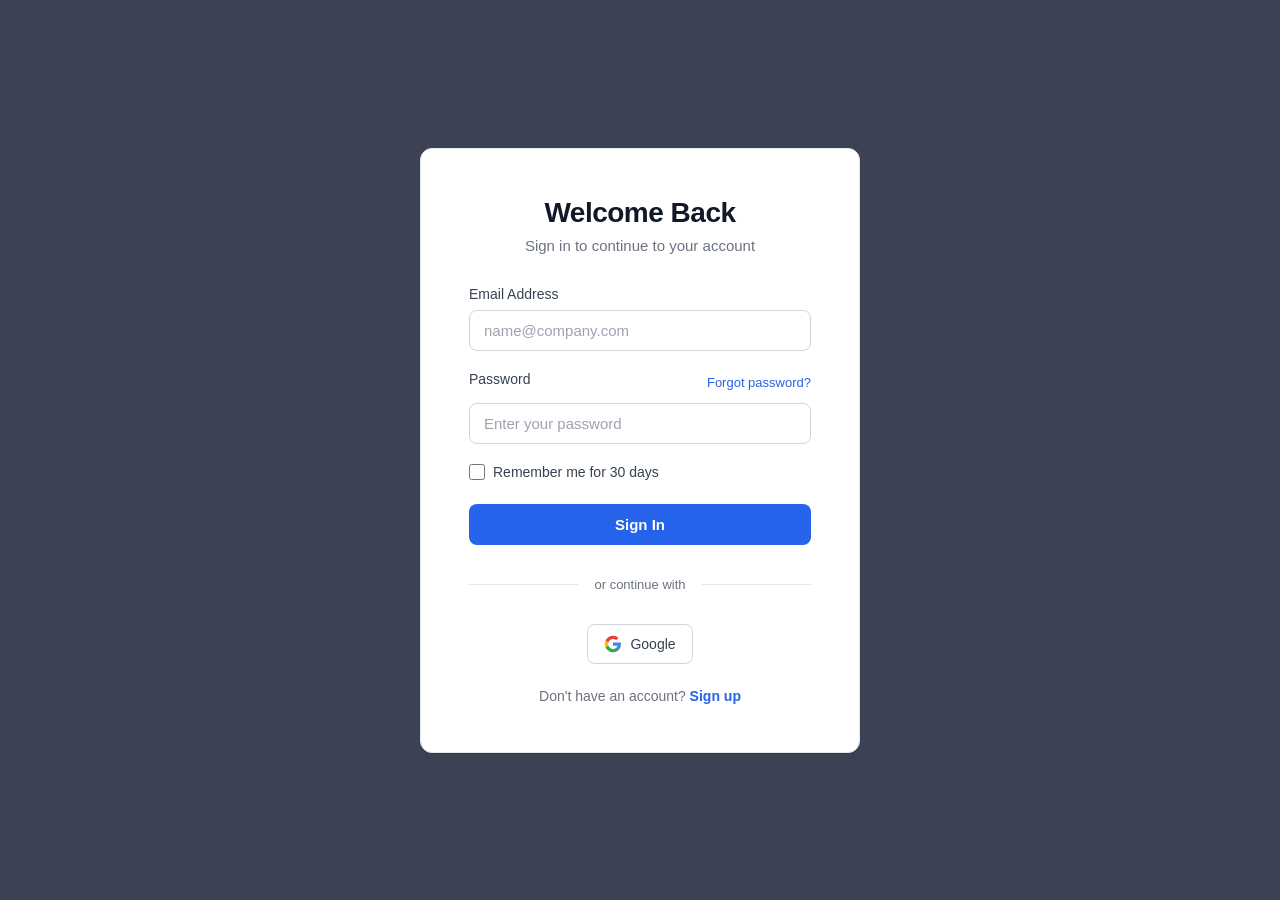
<file: login.html>
<html lang="en">
<head>
    <meta charset="UTF-8">
    <meta name="viewport" content="width=device-width, initial-scale=1.0">
    <title>Document</title>
    <link rel="stylesheet" href="./login.css">
</head>
<body>
    <div class="login-wrapper">
        <div class="login-container">
            <div class="login-header">
            <h1 class="brand-title">Welcome Back</h1>
            <p class="brand-subtitle">Sign in to continue to your account</p>
            </div>
            
            <form class="login-form" id="loginForm">
            <div class="form-group">
                <label for="email" class="form-label">Email Address</label>
                <input 
                type="email" 
                id="email" 
                class="form-input" 
                placeholder="name@company.com"
                required
                />
            </div>
            
            <div class="form-group">
                <div class="label-row">
                <label for="password" class="form-label">Password</label>
                <a href="#" class="forgot-link">Forgot password?</a>
                </div>
                <input 
                type="password" 
                id="password" 
                class="form-input" 
                placeholder="Enter your password"
                required
                />
            </div>
            
            <div class="form-group checkbox-group">
                <label class="checkbox-label">
                <input type="checkbox" class="checkbox-input" />
                <span class="checkbox-text">Remember me for 30 days</span>
                </label>
            </div>
            
            <button type="submit" class="submit-btn">
                <span class="btn-text">Sign In</span>
                <span class="btn-loader"></span>
            </button>
            </form>
            
            <div class="divider">
            <span class="divider-text">or continue with</span>
            </div>
            
            <div class="social-buttons">
                <button class="social-btn">
                    <svg class="social-icon" viewBox="0 0 24 24">
                    <path d="M22.56 12.25c0-.78-.07-1.53-.2-2.25H12v4.26h5.92c-.26 1.37-1.04 2.53-2.21 3.31v2.77h3.57c2.08-1.92 3.28-4.74 3.28-8.09z" fill="#4285F4"/>
                    <path d="M12 23c2.97 0 5.46-.98 7.28-2.66l-3.57-2.77c-.98.66-2.23 1.06-3.71 1.06-2.86 0-5.29-1.93-6.16-4.53H2.18v2.84C3.99 20.53 7.7 23 12 23z" fill="#34A853"/>
                    <path d="M5.84 14.09c-.22-.66-.35-1.36-.35-2.09s.13-1.43.35-2.09V7.07H2.18C1.43 8.55 1 10.22 1 12s.43 3.45 1.18 4.93l2.85-2.22.81-.62z" fill="#FBBC05"/>
                    <path d="M12 5.38c1.62 0 3.06.56 4.21 1.64l3.15-3.15C17.45 2.09 14.97 1 12 1 7.7 1 3.99 3.47 2.18 7.07l3.66 2.84c.87-2.6 3.3-4.53 6.16-4.53z" fill="#EA4335"/>
                    </svg>
                    Google
                </button>
        
            </div>
            
            <p class="signup-text">
            Don't have an account? <a href="#" class="signup-link">Sign up</a>
            </p>
        </div>
    </div>

</body>
</html>
</file>
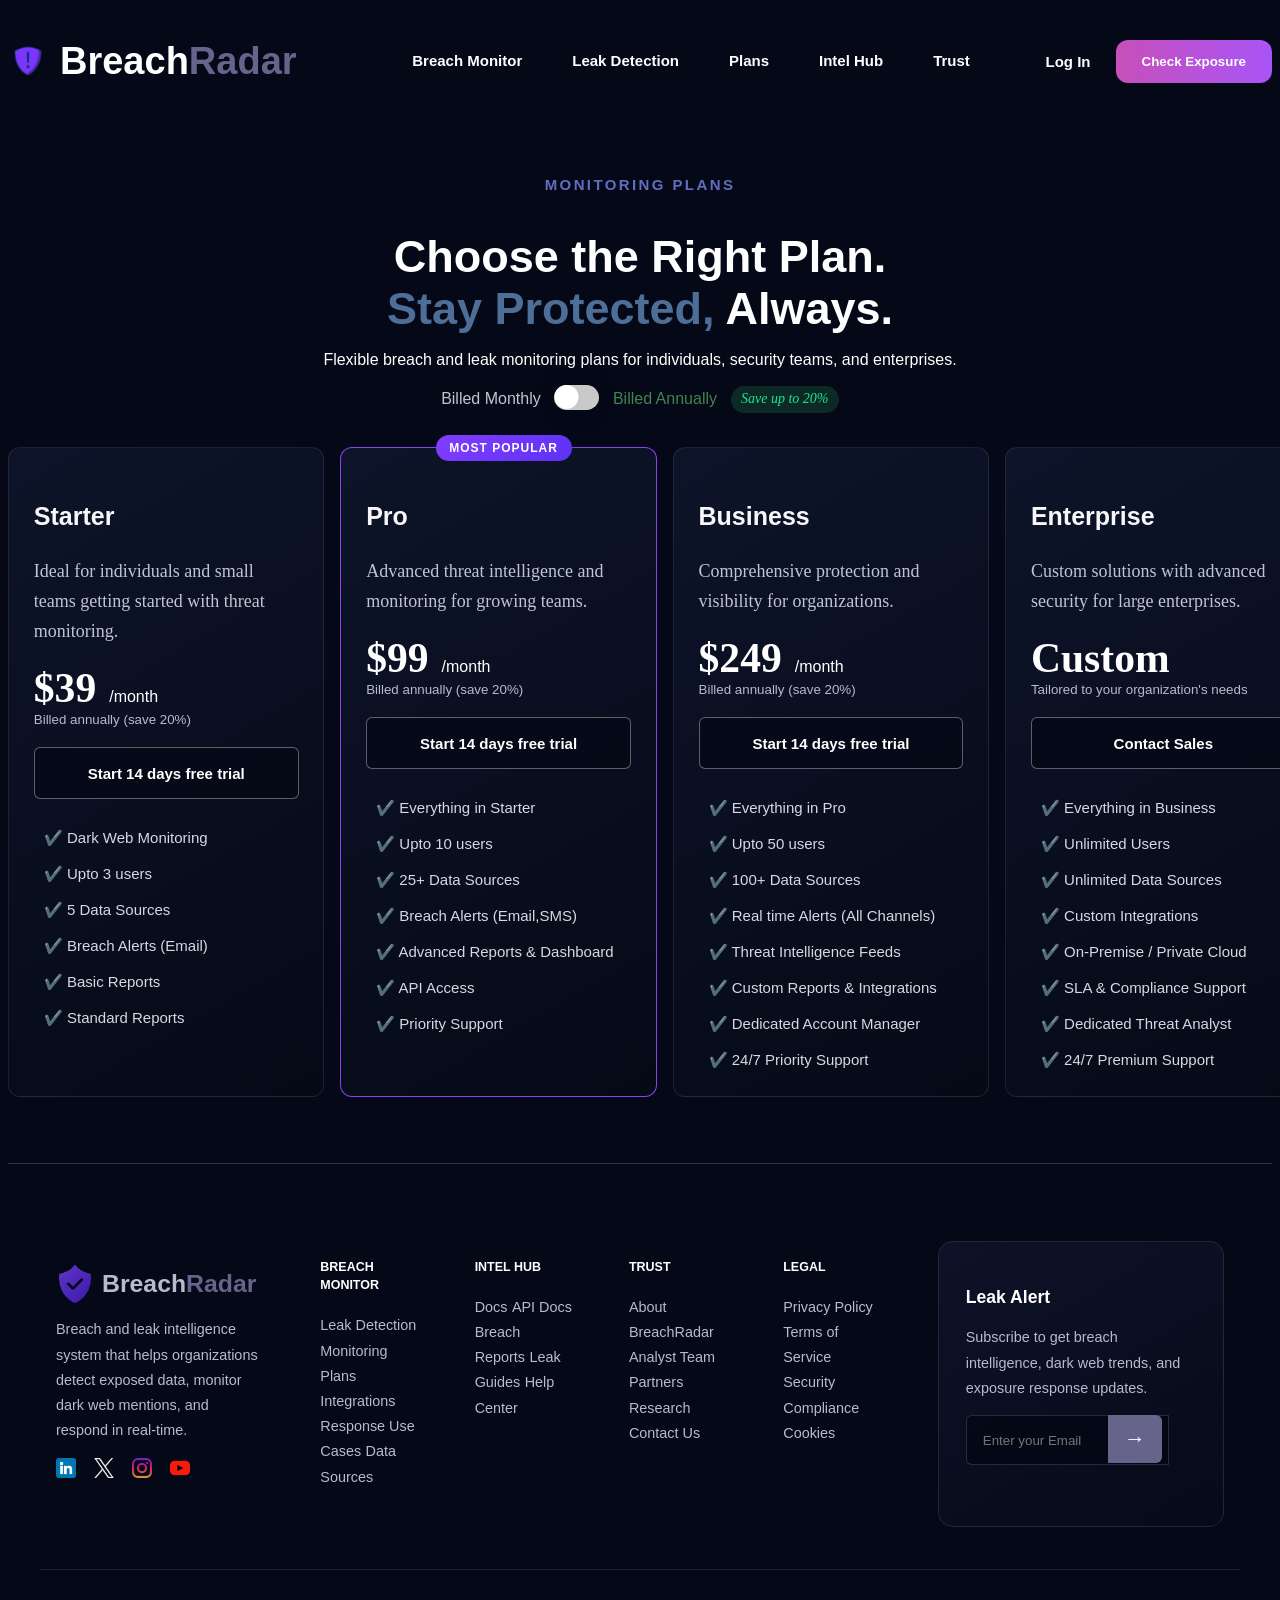
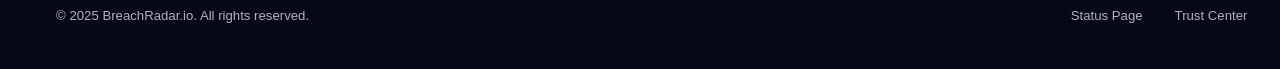
<file: plans.html>
<!DOCTYPE html>
<html lang="en">
    <head>
        <meta charset="UTF-8">
        <meta name="viewport" content="width=device-width, initial-scale=1.0">
        <title>Plans - BreachRadar</title>
        <link rel="stylesheet" href="./plans.css">
    </head>
    <body>
        <header class="site-header">
            <nav class="navbar">
                <div class="logo">
                    <div class="logo-icon">
                        <img src="images/sheild.png" alt="logo">
                    </div>
                    <h2>Breach<span>Radar</span></h2>
                </div>
                <div class="main-nav">
                    <ul>
                        <li><a href="./breach-monitor.html">Breach Monitor</a></li>
                        <li><a href="./leak-detection.html">Leak Detection</a></li>
                        <li><a href="./plans.html">Plans</a></li>
                        <li><a href="./intel-hub.html">Intel Hub</a></li>
                        <li><a href="./trust.html">Trust</a></li>
                    </ul>
                </div>
                
                <div class="header-actions">
                    <a href="./login.html" class="login">Log In</a>
                    <button class="check-btn">Check Exposure</button>
                </div>
            </nav>
        
        </header>

        <main>
            <section id="pricing">
            <p class="eyebrow-center">
                MONITORING PLANS
            </p>
            <h2>Choose the Right Plan. <br>
                <span>Stay Protected,</span>
                Always.
            </h2>
                <p class="pricing-subtitle">
                    Flexible breach and leak monitoring plans for individuals, security teams, and enterprises.
                </p>
                <div class="billing-toggle">
                    <span>Billed Monthly</span>

                    <!Outer Element> 
                    <label class="switch">
                        <input type="checkbox">
                        <span class="slider"></span>
                    </label>
                    <span class="span2"> Billed Annually </span>
                    <em class="green">Save up to 20%</em>
                </div>

                <div class="price-div">
                    <article class="price-card">
                        <h3>Starter</h3>
                        <p>Ideal for individuals and small teams getting started with threat monitoring.</p>
                        <strong>$39</strong>
                        <span>/month</span>
                        <small>Billed annually (save 20%)</small>
                        <a class="btn-btn" href="#">Start 14 days free trial</a>
                        <ul>
                            <li>✔️ Dark Web Monitoring</li>
                            <li>✔️ Upto 3 users</li>
                            <li>✔️ 5 Data Sources</li>
                            <li>✔️ Breach Alerts (Email) </li>
                            <li>✔️ Basic Reports </li>
                            <li>✔️ Standard Reports</li>
                        </ul>
                    </article>

                    <article class="price-card-popular">
                        <div class="popular">MOST POPULAR</div>
                        <h3>Pro</h3>
                        <p>Advanced threat intelligence and monitoring for growing teams.</p>
                        <strong>$99</strong>
                        <span>/month</span>
                        <small>Billed annually (save 20%)</small>
                        <a class="btn-btn" href="#">Start 14 days free trial</a>
                        <ul>
                            <li>✔️ Everything in Starter</li>
                            <li>✔️ Upto 10 users</li>
                            <li>✔️ 25+ Data Sources</li>
                            <li>✔️ Breach Alerts (Email,SMS) </li>
                            <li>✔️ Advanced Reports & Dashboard</li>
                            <li>✔️ API Access</li>
                            <li>✔️ Priority Support</li>
                        </ul>
                    </article>

                    <article class="price-card">
                        <h3>Business</h3>
                        <p>Comprehensive protection and visibility for organizations.</p>
                        <strong>$249</strong>
                        <span>/month</span>
                        <small>Billed annually (save 20%)</small>
                        <a class="btn-btn" href="#">Start 14 days free trial</a>
                        <ul>
                            <li>✔️ Everything in Pro</li>
                            <li>✔️ Upto 50 users</li>
                            <li>✔️ 100+ Data Sources</li>
                            <li>✔️ Real time Alerts (All Channels) </li>
                            <li>✔️ Threat Intelligence Feeds</li>
                            <li>✔️ Custom Reports & Integrations</li>
                            <li>✔️ Dedicated Account Manager</li>
                            <li>✔️ 24/7 Priority Support</li>
                        </ul>
                    </article>

                    <article class="price-card">
                        <h3>Enterprise</h3>
                        <p>Custom solutions with advanced security for large enterprises.</p>
                        <strong>Custom</strong>
                        
                        <small>Tailored to your organization's needs</small>
                        <a class="btn-btn" href="#">Contact Sales</a>
                        <ul>
                            <li>✔️ Everything in Business</li>
                            <li>✔️ Unlimited Users</li>
                            <li>✔️ Unlimited Data Sources</li>
                            <li>✔️ Custom Integrations </li>
                            <li>✔️ On-Premise / Private Cloud</li>
                            <li>✔️ SLA & Compliance Support</li>
                            <li>✔️ Dedicated Threat Analyst</li>
                            <li>✔️ 24/7 Premium Support</li>
                        </ul>
                    </article>
                </div>
            
        </section>
        </main>

        <footer>
            <div class="footer-grid">
                <div class="footer-brand">
                    <a class="brand" href="#">                   
                        <img src="/images/shield.png" alt="logo">
                        <span>Breach</span><span>Radar</span>
                    </a>
                    <p>Breach and leak intelligence system that helps organizations detect exposed data,
                         monitor dark web mentions, and respond in real-time.
                    </p>
                    <div class="socials">
                        <img src="/images/linkedin.png" alt="LinkedIn">
                        <img src="/images/twitter.png" alt="Twitter">
                        <img src="/images/instagram.png" alt="Instagram">
                        <img src="/images/youtube.png" alt="YouTube">
                    </div>
                </div>
                <div class="footer">
                    <h4>BREACH MONITOR</h4>
                    <a class="footer-link" href="#">Leak Detection</a>
                    <a class="footer-link" href="#">Monitoring Plans</a>
                    <a class="footer-link" href="#">Integrations</a>
                    <a class="footer-link" href="#">Response Use Cases</a>
                    <a class="footer-link" href="#">Data Sources</a>
                </div>
                <div class="footer">
                    <h4>INTEL HUB</h4>
                    <a class="footer-link" href="#">Docs</a>
                    <a class="footer-link" href="#">API Docs</a>
                    <a class="footer-link" href="#">Breach Reports</a>
                    <a class="footer-link" href="#">Leak Guides</a>
                    <a class="footer-link" href="#">Help Center</a>
                </div>
                <div class="footer">
                    <h4>TRUST</h4>
                    <a class="footer-link" href="#">About BreachRadar</a>
                    <a class="footer-link" href="#">Analyst Team</a>
                    <a class="footer-link" href="#">Partners</a>
                    <a class="footer-link" href="#">Research</a>
                    <a class="footer-link" href="#">Contact Us</a>
                </div>
                <div class="footer">
                    <h4>LEGAL</h4>
                    <a class="footer-link" href="#">Privacy Policy</a>
                    <a class="footer-link" href="#">Terms of Service</a>
                    <a class="footer-link" href="#">Security</a>
                    <a class="footer-link" href="#">Compliance</a>
                    <a class="footer-link" href="#">Cookies</a>
                </div>
                <form class="footer-form">
                    <h3>Leak Alert</h3>
                    <p>Subscribe to get breach intelligence, dark web trends, and exposure response updates.</p>
                    <label>
                        <input type="email" id="email-id" placeholder="Enter your Email">
                        <button class="submit">
                            →
                        </button>
                    </label>
                </form>
            </div>
            <div class="footer-bottom">
                <p>© 2025 BreachRadar.io. All rights reserved.</p>
                <div class="footer-bottom-div">
                    <a href="#">Status Page</a>
                    <a href="#">Trust Center</a>
                </div>
            </div>
        </footer>
    </body>
</file>
<file: login.css>
* {
  margin: 0;
  padding: 0;
  box-sizing: border-box;
}
body{
    background:#3d4154;
    color:white;
}

body {
  min-height: 100vh;
  display: flex;
  align-items: center;
  justify-content: center;
  /* background: #fafafa; */
  font-family: -apple-system, BlinkMacSystemFont, 'Segoe UI', 'Roboto', 'Oxygen', 'Ubuntu', sans-serif;
  padding: 20px;
}

.login-wrapper {
  width: 100%;
  max-width: 440px;
}

.login-container {
  background: #ffffff;
  border-radius: 12px;
  padding: 48px;
  box-shadow: 0 1px 3px rgba(0, 0, 0, 0.06), 0 1px 2px rgba(0, 0, 0, 0.04);
  border: 1px solid #e5e7eb;
}

.login-header {
  margin-bottom: 32px;
  text-align: center;
}

.brand-title {
  font-size: 28px;
  font-weight: 600;
  color: #111827;
  margin-bottom: 8px;
  letter-spacing: -0.5px;
}

.brand-subtitle {
  font-size: 15px;
  color: #6b7280;
  font-weight: 400;
}

.login-form {
  margin-bottom: 24px;
}

.form-group {
  margin-bottom: 20px;
}

.label-row {
  display: flex;
  justify-content: space-between;
  align-items: center;
  margin-bottom: 8px;
}

.form-label {
  display: block;
  font-size: 14px;
  font-weight: 500;
  color: #374151;
  margin-bottom: 8px;
}

.forgot-link {
  font-size: 13px;
  color: #2563eb;
  text-decoration: none;
  font-weight: 500;
  transition: color 0.2s ease;
}

.forgot-link:hover {
  color: #1d4ed8;
}

.form-input {
  width: 100%;
  padding: 11px 14px;
  font-size: 15px;
  color: #111827;
  background: #ffffff;
  border: 1px solid #d1d5db;
  border-radius: 8px;
  transition: all 0.2s ease;
  outline: none;
}

.form-input::placeholder {
  color: #9ca3af;
}

.form-input:focus {
  border-color: #2563eb;
  box-shadow: 0 0 0 3px rgba(37, 99, 235, 0.1);
}

.checkbox-group {
  margin-bottom: 24px;
}

.checkbox-label {
  display: flex;
  align-items: center;
  cursor: pointer;
}

.checkbox-input {
  width: 16px;
  height: 16px;
  margin-right: 8px;
  cursor: pointer;
  accent-color: #2563eb;
}

.checkbox-text {
  font-size: 14px;
  color: #374151;
  user-select: none;
}

.submit-btn {
  width: 100%;
  padding: 12px;
  background: #2563eb;
  color: #ffffff;
  font-size: 15px;
  font-weight: 600;
  border: none;
  border-radius: 8px;
  cursor: pointer;
  transition: all 0.2s ease;
  position: relative;
}

.submit-btn:hover {
  background: #1d4ed8;
  transform: translateY(-1px);
  box-shadow: 0 4px 12px rgba(37, 99, 235, 0.25);
}

.submit-btn:active {
  transform: translateY(0);
}

.btn-loader {
  display: none;
}

.submit-btn.loading .btn-text {
  opacity: 0;
}

.submit-btn.loading .btn-loader {
  display: inline-block;
  width: 16px;
  height: 16px;
  border: 2px solid rgba(255, 255, 255, 0.3);
  border-top-color: #ffffff;
  border-radius: 50%;
  animation: spin 0.8s linear infinite;
}

@keyframes spin {
  to { transform: rotate(360deg); }
}

.divider {
  position: relative;
  text-align: center;
  margin: 32px 0;
}

.divider::before {
  content: '';
  position: absolute;
  top: 50%;
  left: 0;
  right: 0;
  height: 1px;
  background: #e5e7eb;
}

.divider-text {
  position: relative;
  display: inline-block;
  padding: 0 16px;
  background: #ffffff;
  font-size: 13px;
  color: #6b7280;
  font-weight: 500;
}

.social-buttons {
  display: flex;
  justify-content: center;
  gap: 12px;
  margin-bottom: 24px;
  align-content: center;
}

.social-btn {
  display: flex;
  align-items: center;
  justify-content: center;
  gap: 8px;
  padding: 10px 16px;
  background: #ffffff;
  border: 1px solid #d1d5db;
  border-radius: 8px;
  font-size: 14px;
  font-weight: 500;
  color: #374151;
  cursor: pointer;
  transition: all 0.2s ease;
}

.social-btn:hover {
  background: #f9fafb;
  border-color: #9ca3af;
}

.social-icon {
  width: 18px;
  height: 18px;
}

.signup-text {
  text-align: center;
  font-size: 14px;
  color: #6b7280;
}

.signup-link {
  color: #2563eb;
  text-decoration: none;
  font-weight: 600;
  transition: color 0.2s ease;
}

.signup-link:hover {
  color: #1d4ed8;
}

@media (max-width: 480px) {
  .login-container {
    padding: 32px 24px;
  }
  
  .brand-title {
    font-size: 24px;
  }
  
  .social-buttons {
    grid-template-columns: 1fr;
  }
}
</file>
<file: plans.css>
body{
    background:#050816;
    color:white;
}
.site-header{
    display:flex;
    justify-content:space-between;
    align-items:center;
    padding-bottom: 30px;
    width:100%;
    font-family: Arial, Helvetica, sans-serif;
}
.logo{
    display:flex;
    align-items:center;
    gap:12px;
    font-family: 'Lucida Sans', 'Lucida Sans Regular', 'Lucida Grande', 'Lucida Sans Unicode', Geneva, Verdana, sans-serif;
}
.logo h2{
    font-size: 38px;
    font-weight:700;
}
.logo span{
    color:#67648b;
}
.logo-icon{
    width:40px;
    height:40px;
    border-radius:12px;
    
    /* background:linear-gradient(
        135deg,
        #7c3aed,
        #a855f7
    ); */
    display:flex;
    justify-content:center;
    align-items:center;
}
.logo-icon img{
    width:30px;
    height:30px;
    display:flex;
    justify-content:center;
    align-items:center;
    object-fit:contain;
}
.main-nav ul{
    display:flex;
    gap:50px;
    /* list-style:disc; */
    
    
}
.main-nav{
    display:flex;
    align-items:center;
    
    
}
.main-nav a{
    color:white;
    
    font-size: 15px;
    font-weight: 700;
}
.main-nav a:hover{
    color: #97a5e2;
    
    
}
.header-actions{
    display:flex;
    align-items:center;
    gap:25px;
    font-size: 20px;
}
.login{
    color:white;
    text-decoration:none;
    font-size: 15px;
    font-weight: 700;
}
.login:hover{
    color: #97a5e2;
}
.check-btn{
    background:linear-gradient(90deg,#c74fba,#a855f7);
    color:white;
    border:none;
    padding:14px 26px;
    border-radius:12px;
    font-weight:600;
    cursor:pointer;
}
.check-btn:hover{
    background:rgb(94, 97, 197);
    color:#f9f8f9;
    font-weight: 700;
}
nav{
    display:flex;
    justify-content:space-between;
    align-items:center;
}
.navbar{
    display:flex;
    justify-content:space-between;
    align-items:center;
    width:100%;
}
a{
    color:white;
    text-decoration:none;
}
ul{
    display:flex;
    gap:30px;
    list-style:none;
}

#pricing{
    padding-top:10px ;
    border-bottom: 1px solid rgba(255, 255, 255, 0.17);
    padding-bottom: 50px;
}
.eyebrow-center{
    color: #626cc2;
    font-size: 15px;
    font-family:'Lucida Sans', 'Lucida Sans Regular', 'Lucida Grande', 'Lucida Sans Unicode', Geneva, Verdana, sans-serif;
    font-weight: 800;
    letter-spacing: 0.16em;
    text-align: center;
    margin: 22.4px;
    
}
#pricing h2{
    font-size: 45px;
    font-family: Arial, Helvetica, sans-serif;
    text-align: center;
    margin-bottom: 15px;
}
#pricing h2 span{
    color: #4f6e97;
}
.pricing-subtitle{
    text-align: center;
    font-family: 'Gill Sans', 'Gill Sans MT', Calibri, 'Trebuchet MS', sans-serif;
}

.billing-toggle {
    display: flex;
    align-items: center;
    justify-content: center;
    gap: 0.85rem;
    margin-bottom: 33.6px;
    color: #c0c4d0;
}
.billing-toggle span:first-child{
    font-size: 16px;
    font-family:'Lucida Sans', 'Lucida Sans Regular', 'Lucida Grande', 'Lucida Sans Unicode', Geneva, Verdana, sans-serif;
}
.span2 {
    font-size: 16px;
    font-family:'Lucida Sans', 'Lucida Sans Regular', 'Lucida Grande', 'Lucida Sans Unicode', Geneva, Verdana, sans-serif;
    color: #408452;
}
.green{
    font-size: 14px;
    color:#19e58d;
    background-color: rgba(35, 116, 78, 0.3);
    border-radius: 99px;
    padding-top:5.6px ;
    padding-bottom: 5.6px;
    padding-left:10.4px ;
    padding-right:10.4px ;
}

/* TOGGLE BUTTON CSS from external site */ 
.switch {
 --button-width: 45px;
 --button-height: 25px;
 --toggle-diameter: 1.5em;
 --button-toggle-offset: calc((var(--button-height) - var(--toggle-diameter)) / 2);
 --toggle-shadow-offset: 10px;
 --toggle-wider: 3em;
 --color-grey: #cccccc;
 --color-green: #408452;
}

.slider {
 display: inline-block;
 width: var(--button-width);
 height: var(--button-height);
 background-color: var(--color-grey);
 border-radius: calc(var(--button-height) / 2);
 position: relative;
 transition: 0.3s all ease-in-out;
}

.slider::after {
 content: "";
 display: inline-block;
 width: var(--toggle-diameter);
 height: var(--toggle-diameter);
 background-color: #fff;
 border-radius: calc(var(--toggle-diameter) / 2);
 position: absolute;
 top: var(--button-toggle-offset);
 transform: translateX(var(--button-toggle-offset));
 box-shadow: var(--toggle-shadow-offset) 0 calc(var(--toggle-shadow-offset) * 4) rgba(0, 0, 0, 0.1);
 transition: 0.3s all ease-in-out;
}

.switch input[type="checkbox"]:checked + .slider {
 background-color: var(--color-green);
}

.switch input[type="checkbox"]:checked + .slider::after {
 transform: translateX(calc(var(--button-width) - var(--toggle-diameter) - var(--button-toggle-offset)));
 box-shadow: calc(var(--toggle-shadow-offset) * -1) 0 calc(var(--toggle-shadow-offset) * 4) rgba(0, 0, 0, 0.1);
}

.switch input[type="checkbox"] {
 display: none;
}

.switch input[type="checkbox"]:active + .slider::after {
 width: var(--toggle-wider);
}

.switch input[type="checkbox"]:checked:active + .slider::after {
 transform: translateX(calc(var(--button-width) - var(--toggle-wider) - var(--button-toggle-offset)));
}

.price-div{
    display: flex;
    gap:16px;
    justify-content: space-around;
}
.price-card{
    height: 590px;
    width: 276px;
    background: linear-gradient(150deg, rgba(16, 22, 44, 0.86), rgba(6, 10, 24, 0.88));
    border: 1px solid rgba(225, 225, 225, 0.1);
    border-radius: 12px;
    padding-top: 28.8px;
    padding-bottom: 28.8px;
    padding-left: 24.8px;
    padding-right: 24.8px;
    margin-bottom: 16px;
}
.price-card h3{
    font-size: 25px;
    font-family: Arial, Helvetica, sans-serif;
    color:#f7f7f9;
    font-weight: bold;
    display: block;
}
.price-card p{
    font-size: 18px;
    line-height: 30px;
    color: #c0c4d2;
}
.price-card strong{
    font-size: 41.6px;
    font-family:Cambria, Cochin, Georgia, Times, 'Times New Roman', serif;
    margin-top:16px;
}
.price-card span{
    font-size: 16px;
    margin-left: 9px;
    font-family: Arial, Helvetica, sans-serif;
}
.price-card small{
    display: flex;
    font:15px;
    color: #B7BCC9;
    font-family: Arial, Helvetica, sans-serif;
    margin-bottom: 20px;
}
.btn-btn{
    min-height:50px;
    width:210px;
    margin-bottom: 15px;
    background: rgba(4, 7, 18, 0.55);;
    font-family: Arial, Helvetica, sans-serif;
    display: inline-flex;
    align-items: center;
    justify-content: center;
    gap: 0.65rem;
    padding: 0 1.65rem;
    border-radius: 6px;
    font-weight: 700;
    font-size: 0.94rem;
    border: 1px solid transparent;
    border-color: rgba(255, 255, 255, 0.35);
}
.btn-btn:hover{
    color: #19e58d;
    background: #7c3aed;
}
.price-card ul{
    display:block;
    padding-left: 10px;
    color: #d6d8e4;
    font-size: 15px;
    font-family: Arial, Helvetica, sans-serif;
}
.price-card ul li{
    margin-bottom: 18px;
    
}

.popular{
    position:absolute;
    left:30%;
    top:-2%;
    font-size: 12px;
    font-family: Arial, Helvetica, sans-serif;
    background: linear-gradient(135deg, #823dff, #5d32f5);
    border-radius: 15px;
    letter-spacing: 1px;
    padding-top: 6px;
    padding-bottom: 6px;
    padding-left: 13.6px;
    padding-right: 13.6px;
    font-weight: bold;

}
.price-card-popular{
    height: 590px;
    width: 276px;
    background: linear-gradient(150deg, rgba(16, 22, 44, 0.86), rgba(6, 10, 24, 0.88));
    border: 1px solid #9743fff2;
    border-radius: 12px;
    padding-top: 28.8px;
    padding-bottom: 28.8px;
    padding-left: 24.8px;
    padding-right: 24.8px;
    position:relative;
}
.price-card-popular h3{
    font-size: 25px;
    font-family: Arial, Helvetica, sans-serif;
    color:#f7f7f9;
    font-weight: bold;
    display: block;
}
.price-card-popular p{
    font-size: 18px;
    line-height: 30px;
    color: #c0c4d2;
}
.price-card-popular strong{
    font-size: 41.6px;
    font-family:Cambria, Cochin, Georgia, Times, 'Times New Roman', serif;
    margin-top:16px;
}
.price-card-popular span{
    font-size: 16px;
    margin-left: 9px;
    font-family: Arial, Helvetica, sans-serif;
}
.price-card-popular small{
    display: flex;
    font:15px;
    color: #B7BCC9;
    font-family: Arial, Helvetica, sans-serif;
    margin-bottom: 20px;
}
.btn-btn{
    min-height:50px;
    width:210px;
    margin-bottom: 15px;
    background: rgba(4, 7, 18, 0.55);;
    font-family: Arial, Helvetica, sans-serif;
    display: inline-flex;
    align-items: center;
    justify-content: center;
    gap: 0.65rem;
    padding: 0 1.65rem;
    border-radius: 6px;
    font-weight: 700;
    font-size: 0.94rem;
    border: 1px solid transparent;
    border-color: rgba(255, 255, 255, 0.35);
}
.btn-btn:hover{
    color: #19e58d;
    background: #7c3aed;
}
.price-card-popular ul{
    display:block;
    padding-left: 10px;
    color: #d6d8e4;
    font-size: 15px;
    font-family: Arial, Helvetica, sans-serif;
}
.price-card-popular ul li{
    margin-bottom: 18px;
    
}
.footer-grid{
    display: flex;
    margin-top: 45px;
    
    margin-left: 32px;
    margin-right: 32px;
    padding-top: 32px;
    padding-left: 16px;
    padding-bottom: 32px;
    padding-right: 16px;
    justify-content: space-between;
    border-bottom: 1.5px solid rgba(225, 225, 225, 0.1);
}
.footer-brand{
    width: 208px;
    height:240px;
    padding-top: 24px;
    padding-bottom: 32px;
    font-family: 'Lucida Sans', 'Lucida Sans Regular', 'Lucida Grande', 'Lucida Sans Unicode', Geneva, Verdana, sans-serif;
}

.footer-brand span:nth-child(2){
    color: #b7bccb;
    font-size:24.8px;
    font-weight: 700;
    
}
.footer-brand span:nth-child(3){
    color: #67648b;
    font-size:24.8px;
    font-weight: 700;
    
}

.footer-brand img{
    height:38px;
    width:38px;
    margin-right: 8px;
    
}
.footer-brand a{
    align-items: center;
    height: 38px;
    display: flex;
    
}
.footer-brand p{
    color:#b7bccb;
    font-size: 14.4px;
    line-height: 1.75;
    font-family: Arial, Helvetica, sans-serif;
    margin-bottom: 14.4px;
}
.socials{
    display:flex;
    gap:10px;
}
.socials img{
    height:20px;
    width:20px;
}
.footer{
    height:240px;
    width:98px;
    font-family: Arial, Helvetica, sans-serif;
}
.footer h4{
    font-size: 12.48px;
    margin-bottom: 18.4px;
    line-height: 1.5;
}
.footer-link{
    color: #b7bccb;
    font-size: 14.4px;
    line-height: 1.75;
}
.footer-form{
    height: 230px;
    width:230px;
    background: linear-gradient(150deg, rgba(15, 20, 43, 0.85), rgba(7, 11, 25, 0.85));
    border:1px solid rgba(255, 255, 255, 0.1);
    border-radius: 15px;
    padding: 27.2px;
    font-family: Arial, Helvetica, sans-serif;
    align-items: center;
    position: relative;
    
}
.footer-form h3{
    font-size: 17.6px;
}
.footer-form p{
    font-size: 14.4px;
    line-height: 1.75;
    color: #b7bccb;
}
#email-id{
    min-width: 0;
    flex: 1;
    height: 48px;
    padding: 0 1rem;
    border: 1px solid rgba(255, 255, 255, 0.14);
    border-radius: 6px 0 0 6px;
    color: white;
    background: rgba(2, 6, 18, 0.6);
    outline: 0;
}
.submit{
    height:48px;
    width: 54px;
    border: 0;
    border-radius: 0 6px 6px 0;
    color: white;
    background: #67648b;
    font-size: 1.35rem;
    position: absolute;
    left:59.5%;
}
.footer-bottom{
    font-family: Arial, Helvetica, sans-serif;
    font-size: 13.2px;
    color: #aeb3c2;
    padding-top:24.8px;
    padding-bottom:24.8px;
    padding-left: 16px;
    margin-left: 32px;
    position: relative;
}
.footer-bottom-div a{ 
    font-family: Arial, Helvetica, sans-serif;
    font-size: 13.2px;
    color: #aeb3c2;

}
.footer-bottom-div{
    display: flex;
    align-items: center;
    gap: 2rem;
    position: absolute;
    right:2%;
    bottom:42%;
}
</file>
